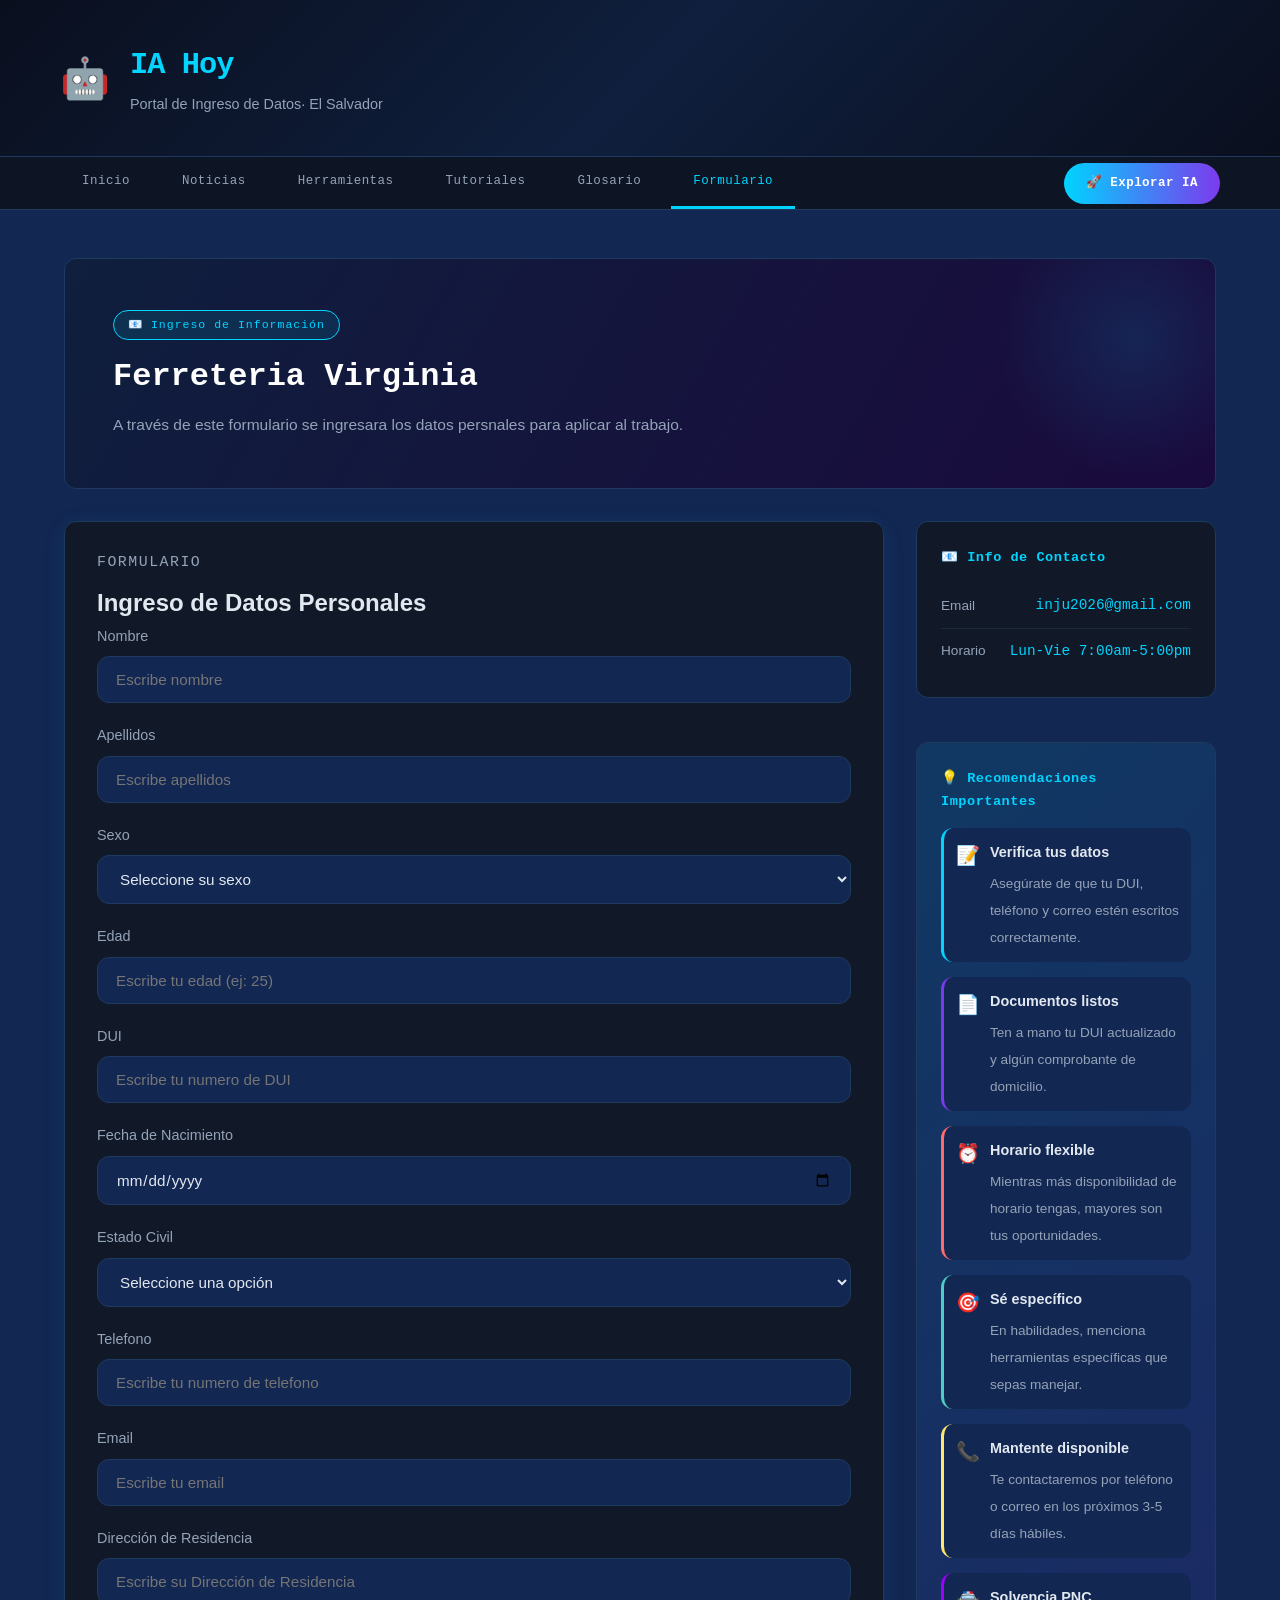
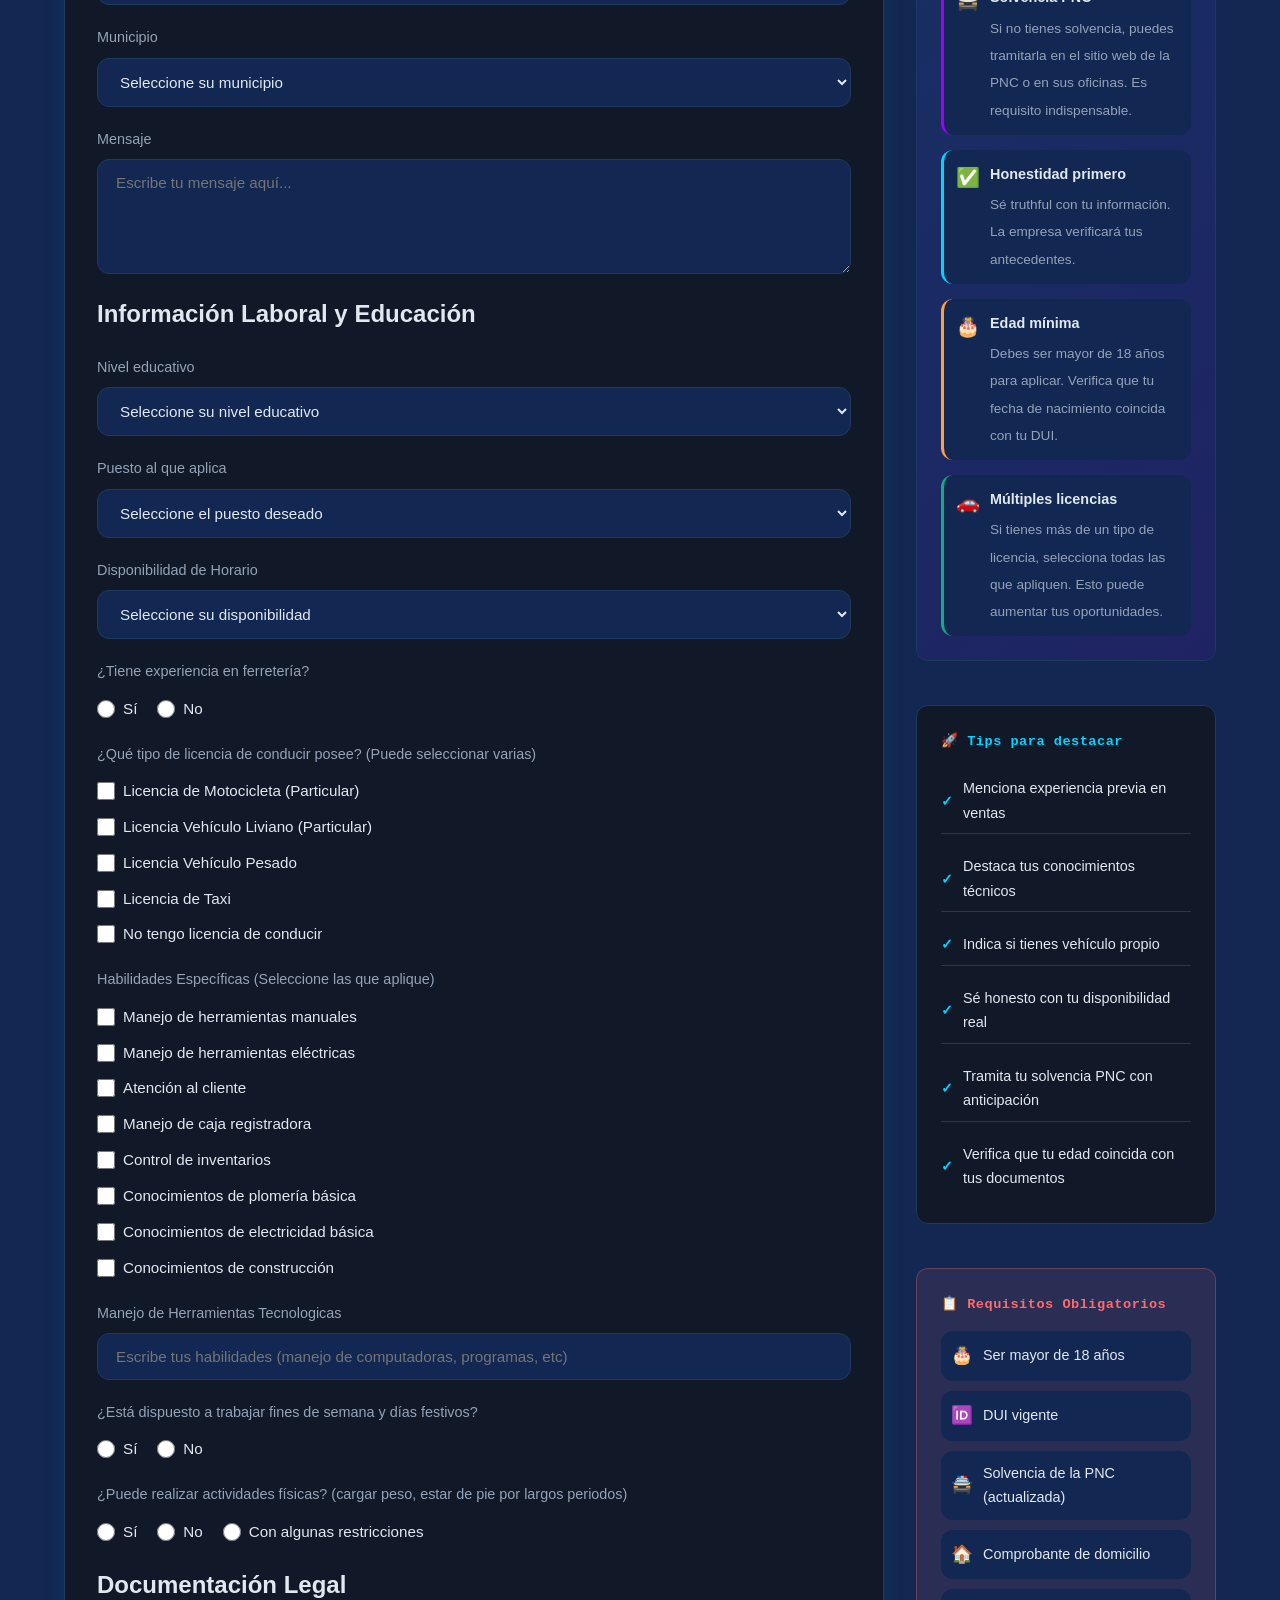
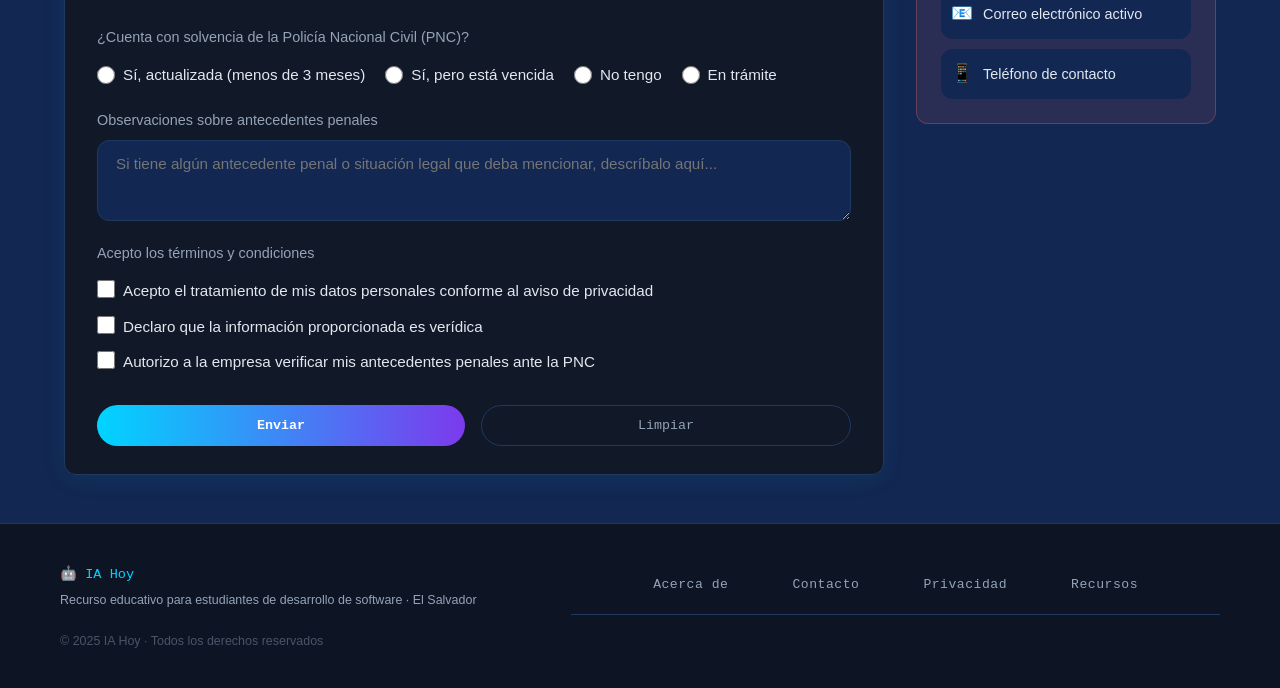
<file: Formulario de Empleados.html>
<!DOCTYPE html>
<html lang="es">

<head>
  <meta charset="UTF-8">
  <meta name="viewport" content="width=device-width, initial-scale=1.0">
  <title>Ingreso de Datos</title>
  <link rel="stylesheet" href="style.css">
</head>

<body>

  <!-- ==================== HEADER ==================== -->
  <header>
    <div class="header-icono">🤖</div>
    <div>
      <h1>IA Hoy</h1>
      <p>Portal de Ingreso de Datos· El Salvador</p>
    </div>
  </header>

  <!-- ==================== NAV ==================== -->
  <nav>
    <a href="main.html">Inicio</a>
    <a href="Noticias.html">Noticias</a>
    <a href="Herramientas.html">Herramientas</a>
    <a href="Tutoriales.html">Tutoriales</a>
    <a href="Glosario.html">Glosario</a>
    <a href="formulario.html" class="activo">Formulario</a>
    <a href="#" class="btn-especial">🚀 Explorar IA</a>
  </nav>

  <!-- ==================== CONTENIDO PRINCIPAL ==================== -->
  <div class="contenedor">

    <!-- HERO BANNER -->
    <section class="hero">
      <span class="hero-badge">📧 Ingreso de Información</span>
      <h2>Ferreteria Virginia<span> </span></h2>
      <p>A través de este formulario se ingresara los datos persnales para aplicar al trabajo.</p>
    </section>

    <!-- MAIN: Formulario -->
    <main>

      <article class="card">
        <p class="card-tag">FORMULARIO</p>
        <h2>Ingreso de Datos Personales</h2>

        <form action="" method="post" style="display: flex; flex-direction: column; gap: 20px;">

          <div style="display: flex; flex-direction: column; gap: 8px;">
            <label style="color: var(--color-suave); font-size: 0.9rem;">Nombre </label>
            <input type="text" name="txtnombre" id="nombre" placeholder="Escribe nombre" required
              style="background: var(--color-fondo); border: 1px solid var(--color-borde); border-radius: var(--radio); padding: 14px 18px; color: var(--color-texto); font-family: var(--fuente-cuerpo); font-size: 0.95rem;">
          </div>

          <div style="display: flex; flex-direction: column; gap: 8px;">
            <label style="color: var(--color-suave); font-size: 0.9rem;">Apellidos</label>
            <input type="text" name="txtapellidos" id="apellidos" placeholder="Escribe apellidos" required
              style="background: var(--color-fondo); border: 1px solid var(--color-borde); border-radius: var(--radio); padding: 14px 18px; color: var(--color-texto); font-family: var(--fuente-cuerpo); font-size: 0.95rem;">
          </div>

          <div style="display: flex; flex-direction: column; gap: 8px;">
            <label style="color: var(--color-suave); font-size: 0.9rem;">Sexo</label>
            <select name="sexo" id="sexo" required
              style="background: var(--color-fondo); border: 1px solid var(--color-borde); border-radius: var(--radio); padding: 14px 18px; color: var(--color-texto); font-family: var(--fuente-cuerpo); font-size: 0.95rem; cursor: pointer;">
              <option value="">Seleccione su sexo</option>
              <option value="masculino">Masculino</option>
              <option value="femenino">Femenino</option>
              <option value="otro">Otro</option>
              <option value="prefiero_no_decir">Prefiero no decir</option>
            </select>
          </div>

          <div style="display: flex; flex-direction: column; gap: 8px;">
            <label style="color: var(--color-suave); font-size: 0.9rem;">Edad</label>
            <input type="number" name="edad" id="edad" placeholder="Escribe tu edad (ej: 25)" min="18" max="70" required
              style="background: var(--color-fondo); border: 1px solid var(--color-borde); border-radius: var(--radio); padding: 14px 18px; color: var(--color-texto); font-family: var(--fuente-cuerpo); font-size: 0.95rem;">
          </div>

          <div style="display: flex; flex-direction: column; gap: 8px;">
            <label style="color: var(--color-suave); font-size: 0.9rem;">DUI</label>
            <input type="text" name="DUI" id="DUI" placeholder="Escribe tu numero de DUI" required
              style="background: var(--color-fondo); border: 1px solid var(--color-borde); border-radius: var(--radio); padding: 14px 18px; color: var(--color-texto); font-family: var(--fuente-cuerpo); font-size: 0.95rem;">
          </div>

          <div style="display: flex; flex-direction: column; gap: 8px;">
            <label style="color: var(--color-suave); font-size: 0.9rem;">Fecha de Nacimiento</label>
            <input type="date" name="fecha_nacimiento" id="fecha_nacimiento" required
              style="background: var(--color-fondo); border: 1px solid var(--color-borde); border-radius: var(--radio); padding: 14px 18px; color: var(--color-texto); font-family: var(--fuente-cuerpo); font-size: 0.95rem;">
          </div>

          <div style="display: flex; flex-direction: column; gap: 8px;">
            <label style="color: var(--color-suave); font-size: 0.9rem;">Estado Civil</label>
            <select name="estado_civil" id="estado_civil" required
              style="background: var(--color-fondo); border: 1px solid var(--color-borde); border-radius: var(--radio); padding: 14px 18px; color: var(--color-texto); font-family: var(--fuente-cuerpo); font-size: 0.95rem; cursor: pointer;">
              <option value="">Seleccione una opción</option>
              <option value="soltero">Soltero/a</option>
              <option value="casado">Casado/a</option>
              <option value="divorciado">Divorciado/a</option>
              <option value="viudo">Viudo/a</option>
              <option value="union_libre">Unión Libre</option>
            </select>
          </div>

          <div style="display: flex; flex-direction: column; gap: 8px;">
            <label style="color: var(--color-suave); font-size: 0.9rem;">Telefono</label>
            <input type="text" name="telefono" id="telefono" placeholder="Escribe tu numero de telefono" required
              style="background: var(--color-fondo); border: 1px solid var(--color-borde); border-radius: var(--radio); padding: 14px 18px; color: var(--color-texto); font-family: var(--fuente-cuerpo); font-size: 0.95rem;">
          </div>

          <div style="display: flex; flex-direction: column; gap: 8px;">
            <label style="color: var(--color-suave); font-size: 0.9rem;">Email</label>
            <input type="email" name="email" id="email" placeholder="Escribe tu email" required
              style="background: var(--color-fondo); border: 1px solid var(--color-borde); border-radius: var(--radio); padding: 14px 18px; color: var(--color-texto); font-family: var(--fuente-cuerpo); font-size: 0.95rem;">
          </div>

          <div style="display: flex; flex-direction: column; gap: 8px;">
            <label style="color: var(--color-suave); font-size: 0.9rem;">Dirección de Residencia</label>
            <input type="text" name="txtdirección" id="dirección" placeholder="Escribe su Dirección de Residencia"
              required
              style="background: var(--color-fondo); border: 1px solid var(--color-borde); border-radius: var(--radio); padding: 14px 18px; color: var(--color-texto); font-family: var(--fuente-cuerpo); font-size: 0.95rem;">
          </div>

          <div style="display: flex; flex-direction: column; gap: 8px;">
            <label style="color: var(--color-suave); font-size: 0.9rem;">Municipio</label>
            <select name="municipio" id="municipio" required
              style="background: var(--color-fondo); border: 1px solid var(--color-borde); border-radius: var(--radio); padding: 14px 18px; color: var(--color-texto); font-family: var(--fuente-cuerpo); font-size: 0.95rem; cursor: pointer;">
              <option value="">Seleccione su municipio</option>
              <option value="san_salvador">San Salvador</option>
              <option value="santa_tecla">Santa Tecla</option>
              <option value="soyapango">Soyapango</option>
              <option value="san_miguel">San Miguel</option>
              <option value="santa_ana">Santa Ana</option>
              <option value="la_libertad">La Libertad</option>
              <option value="usulutan">Usulután</option>
              <option value="sonsonate">Sonsonate</option>
              <option value="la_union">La Unión</option>
              <option value="ahuachapan">Ahuachapán</option>
              <option value="chalatenango">Chalatenango</option>
              <option value="cuscatlan">Cuscatlán</option>
              <option value="la_paz">La Paz</option>
              <option value="morazan">Morazán</option>
              <option value="san_vicente">San Vicente</option>
            </select>
          </div>

          <div style="display: flex; flex-direction: column; gap: 8px;">
            <label style="color: var(--color-suave); font-size: 0.9rem;">Mensaje</label>
            <textarea name="txtmensaje" id="mensaje" rows="5" placeholder="Escribe tu mensaje aquí..."
              style="background: var(--color-fondo); border: 1px solid var(--color-borde); border-radius: var(--radio); padding: 14px 18px; color: var(--color-texto); font-family: var(--fuente-cuerpo); font-size: 0.95rem; resize: vertical;"></textarea>
          </div>

          <h2>Información Laboral y Educación</h2>

          <div style="display: flex; flex-direction: column; gap: 8px;">
            <label style="color: var(--color-suave); font-size: 0.9rem;">Nivel educativo</label>
            <select name="nivel_educativo" id="nivel_educativo" required
              style="background: var(--color-fondo); border: 1px solid var(--color-borde); border-radius: var(--radio); padding: 14px 18px; color: var(--color-texto); font-family: var(--fuente-cuerpo); font-size: 0.95rem; cursor: pointer;">
              <option value="">Seleccione su nivel educativo</option>
              <option value="primaria">Primaria</option>
              <option value="secundaria">Secundaria</option>
              <option value="bachillerato">Bachillerato General</option>
              <option value="tecnico">Bachillerato Técnico</option>
              <option value="tecnico_superior">Técnico Superior</option>
              <option value="universitario">Universitario (En curso)</option>
              <option value="licenciatura">Licenciatura</option>
              <option value="posgrado">Posgrado</option>
            </select>
          </div>

          <div style="display: flex; flex-direction: column; gap: 8px;">
            <label style="color: var(--color-suave); font-size: 0.9rem;">Puesto al que aplica</label>
            <select name="puesto" id="puesto" required
              style="background: var(--color-fondo); border: 1px solid var(--color-borde); border-radius: var(--radio); padding: 14px 18px; color: var(--color-texto); font-family: var(--fuente-cuerpo); font-size: 0.95rem; cursor: pointer;">
              <option value="">Seleccione el puesto deseado</option>
              <option value="vendedor">Vendedor/a</option>
              <option value="cajero">Cajero/a</option>
              <option value="bodega">Auxiliar de Bodega/Almacén</option>
              <option value="repartidor">Repartidor/Delivery</option>
              <option value="atencion_cliente">Atención al Cliente</option>
              <option value="auxiliar_general">Auxiliar General</option>
            </select>
          </div>

          <div style="display: flex; flex-direction: column; gap: 8px;">
            <label style="color: var(--color-suave); font-size: 0.9rem;">Disponibilidad de Horario</label>
            <select name="disponibilidad" id="disponibilidad" required
              style="background: var(--color-fondo); border: 1px solid var(--color-borde); border-radius: var(--radio); padding: 14px 18px; color: var(--color-texto); font-family: var(--fuente-cuerpo); font-size: 0.95rem; cursor: pointer;">
              <option value="">Seleccione su disponibilidad</option>
              <option value="tiempo_completo">Tiempo Completo (8 horas)</option>
              <option value="medio_tiempo">Medio Tiempo (4-6 horas)</option>
              <option value="matutino">Turno Matutino</option>
              <option value="vespertino">Turno Vespertino</option>
              <option value="mixto">Horario Mixto</option>
              <option value="fines_semana">Fines de Semana</option>
            </select>
          </div>

          <div style="display: flex; flex-direction: column; gap: 12px;">
            <label style="color: var(--color-suave); font-size: 0.9rem;">¿Tiene experiencia en ferretería?</label>
            <div style="display: flex; gap: 20px; flex-wrap: wrap;">
              <label style="display: flex; align-items: center; gap: 8px; cursor: pointer; color: var(--color-texto); font-family: var(--fuente-cuerpo); font-size: 0.95rem;">
                <input type="radio" name="experiencia_ferreteria" value="si" required
                  style="width: 18px; height: 18px; accent-color: var(--color-acento); cursor: pointer;">
                Sí
              </label>
              <label style="display: flex; align-items: center; gap: 8px; cursor: pointer; color: var(--color-texto); font-family: var(--fuente-cuerpo); font-size: 0.95rem;">
                <input type="radio" name="experiencia_ferreteria" value="no" required
                  style="width: 18px; height: 18px; accent-color: var(--color-acento); cursor: pointer;">
                No
              </label>
            </div>
          </div>

          <div style="display: flex; flex-direction: column; gap: 12px;">
            <label style="color: var(--color-suave); font-size: 0.9rem;">¿Qué tipo de licencia de conducir posee? (Puede seleccionar varias)</label>
            <div style="display: flex; flex-direction: column; gap: 10px;">
              <label style="display: flex; align-items: center; gap: 8px; cursor: pointer; color: var(--color-texto); font-family: var(--fuente-cuerpo); font-size: 0.95rem;">
                <input type="checkbox" name="licencias[]" value="motocicleta" 
                  style="width: 18px; height: 18px; accent-color: var(--color-acento); cursor: pointer;">
                Licencia de Motocicleta (Particular)
              </label>
              <label style="display: flex; align-items: center; gap: 8px; cursor: pointer; color: var(--color-texto); font-family: var(--fuente-cuerpo); font-size: 0.95rem;">
                <input type="checkbox" name="licencias[]" value="liviana" 
                  style="width: 18px; height: 18px; accent-color: var(--color-acento); cursor: pointer;">
                Licencia Vehículo Liviano (Particular)
              </label>
              <label style="display: flex; align-items: center; gap: 8px; cursor: pointer; color: var(--color-texto); font-family: var(--fuente-cuerpo); font-size: 0.95rem;">
                <input type="checkbox" name="licencias[]" value="pesada" 
                  style="width: 18px; height: 18px; accent-color: var(--color-acento); cursor: pointer;">
                Licencia Vehículo Pesado
              </label>
              <label style="display: flex; align-items: center; gap: 8px; cursor: pointer; color: var(--color-texto); font-family: var(--fuente-cuerpo); font-size: 0.95rem;">
                <input type="checkbox" name="licencias[]" value="taxi" 
                  style="width: 18px; height: 18px; accent-color: var(--color-acento); cursor: pointer;">
                Licencia de Taxi
              </label>
              <label style="display: flex; align-items: center; gap: 8px; cursor: pointer; color: var(--color-texto); font-family: var(--fuente-cuerpo); font-size: 0.95rem;">
                <input type="checkbox" name="licencias[]" value="no_tiene" 
                  style="width: 18px; height: 18px; accent-color: var(--color-acento); cursor: pointer;">
                No tengo licencia de conducir
              </label>
            </div>
          </div>

          <div style="display: flex; flex-direction: column; gap: 12px;">
            <label style="color: var(--color-suave); font-size: 0.9rem;">Habilidades Específicas (Seleccione las que aplique)</label>
            <div style="display: flex; flex-direction: column; gap: 10px;">
              <label style="display: flex; align-items: center; gap: 8px; cursor: pointer; color: var(--color-texto); font-family: var(--fuente-cuerpo); font-size: 0.95rem;">
                <input type="checkbox" name="habilidades[]" value="herramientas_manuales"
                  style="width: 18px; height: 18px; accent-color: var(--color-acento); cursor: pointer;">
                Manejo de herramientas manuales
              </label>
              <label style="display: flex; align-items: center; gap: 8px; cursor: pointer; color: var(--color-texto); font-family: var(--fuente-cuerpo); font-size: 0.95rem;">
                <input type="checkbox" name="habilidades[]" value="herramientas_electricas"
                  style="width: 18px; height: 18px; accent-color: var(--color-acento); cursor: pointer;">
                Manejo de herramientas eléctricas
              </label>
              <label style="display: flex; align-items: center; gap: 8px; cursor: pointer; color: var(--color-texto); font-family: var(--fuente-cuerpo); font-size: 0.95rem;">
                <input type="checkbox" name="habilidades[]" value="atencion_cliente"
                  style="width: 18px; height: 18px; accent-color: var(--color-acento); cursor: pointer;">
                Atención al cliente
              </label>
              <label style="display: flex; align-items: center; gap: 8px; cursor: pointer; color: var(--color-texto); font-family: var(--fuente-cuerpo); font-size: 0.95rem;">
                <input type="checkbox" name="habilidades[]" value="caja_registradora"
                  style="width: 18px; height: 18px; accent-color: var(--color-acento); cursor: pointer;">
                Manejo de caja registradora
              </label>
              <label style="display: flex; align-items: center; gap: 8px; cursor: pointer; color: var(--color-texto); font-family: var(--fuente-cuerpo); font-size: 0.95rem;">
                <input type="checkbox" name="habilidades[]" value="inventarios"
                  style="width: 18px; height: 18px; accent-color: var(--color-acento); cursor: pointer;">
                Control de inventarios
              </label>
              <label style="display: flex; align-items: center; gap: 8px; cursor: pointer; color: var(--color-texto); font-family: var(--fuente-cuerpo); font-size: 0.95rem;">
                <input type="checkbox" name="habilidades[]" value="conocimientos_plomeria"
                  style="width: 18px; height: 18px; accent-color: var(--color-acento); cursor: pointer;">
                Conocimientos de plomería básica
              </label>
              <label style="display: flex; align-items: center; gap: 8px; cursor: pointer; color: var(--color-texto); font-family: var(--fuente-cuerpo); font-size: 0.95rem;">
                <input type="checkbox" name="habilidades[]" value="conocimientos_electricidad"
                  style="width: 18px; height: 18px; accent-color: var(--color-acento); cursor: pointer;">
                Conocimientos de electricidad básica
              </label>
              <label style="display: flex; align-items: center; gap: 8px; cursor: pointer; color: var(--color-texto); font-family: var(--fuente-cuerpo); font-size: 0.95rem;">
                <input type="checkbox" name="habilidades[]" value="conocimientos_construccion"
                  style="width: 18px; height: 18px; accent-color: var(--color-acento); cursor: pointer;">
                Conocimientos de construcción
              </label>
            </div>
          </div>

          <div style="display: flex; flex-direction: column; gap: 8px;">
            <label style="color: var(--color-suave); font-size: 0.9rem;">Manejo de Herramientas Tecnologicas</label>
            <input type="text" name="tecnologia" id="tecnologia" placeholder="Escribe tus habilidades (manejo de computadoras, programas, etc)" required
              style="background: var(--color-fondo); border: 1px solid var(--color-borde); border-radius: var(--radio); padding: 14px 18px; color: var(--color-texto); font-family: var(--fuente-cuerpo); font-size: 0.95rem;">
          </div>

          <div style="display: flex; flex-direction: column; gap: 12px;">
            <label style="color: var(--color-suave); font-size: 0.9rem;">¿Está dispuesto a trabajar fines de semana y días festivos?</label>
            <div style="display: flex; gap: 20px; flex-wrap: wrap;">
              <label style="display: flex; align-items: center; gap: 8px; cursor: pointer; color: var(--color-texto); font-family: var(--fuente-cuerpo); font-size: 0.95rem;">
                <input type="radio" name="dispuesto_festivos" value="si" required
                  style="width: 18px; height: 18px; accent-color: var(--color-acento); cursor: pointer;">
                Sí
              </label>
              <label style="display: flex; align-items: center; gap: 8px; cursor: pointer; color: var(--color-texto); font-family: var(--fuente-cuerpo); font-size: 0.95rem;">
                <input type="radio" name="dispuesto_festivos" value="no" required
                  style="width: 18px; height: 18px; accent-color: var(--color-acento); cursor: pointer;">
                No
              </label>
            </div>
          </div>

          <div style="display: flex; flex-direction: column; gap: 12px;">
            <label style="color: var(--color-suave); font-size: 0.9rem;">¿Puede realizar actividades físicas? (cargar peso, estar de pie por largos periodos)</label>
            <div style="display: flex; gap: 20px; flex-wrap: wrap;">
              <label style="display: flex; align-items: center; gap: 8px; cursor: pointer; color: var(--color-texto); font-family: var(--fuente-cuerpo); font-size: 0.95rem;">
                <input type="radio" name="actividades_fisicas" value="si" required
                  style="width: 18px; height: 18px; accent-color: var(--color-acento); cursor: pointer;">
                Sí
              </label>
              <label style="display: flex; align-items: center; gap: 8px; cursor: pointer; color: var(--color-texto); font-family: var(--fuente-cuerpo); font-size: 0.95rem;">
                <input type="radio" name="actividades_fisicas" value="no" required
                  style="width: 18px; height: 18px; accent-color: var(--color-acento); cursor: pointer;">
                No
              </label>
              <label style="display: flex; align-items: center; gap: 8px; cursor: pointer; color: var(--color-texto); font-family: var(--fuente-cuerpo); font-size: 0.95rem;">
                <input type="radio" name="actividades_fisicas" value="con_restricciones" required
                  style="width: 18px; height: 18px; accent-color: var(--color-acento); cursor: pointer;">
                Con algunas restricciones
              </label>
            </div>
          </div>

          <h2>Documentación Legal</h2>

          <div style="display: flex; flex-direction: column; gap: 12px;">
            <label style="color: var(--color-suave); font-size: 0.9rem;">¿Cuenta con solvencia de la Policía Nacional Civil (PNC)?</label>
            <div style="display: flex; gap: 20px; flex-wrap: wrap;">
              <label style="display: flex; align-items: center; gap: 8px; cursor: pointer; color: var(--color-texto); font-family: var(--fuente-cuerpo); font-size: 0.95rem;">
                <input type="radio" name="solvencia_pnc" value="si_actualizada" required
                  style="width: 18px; height: 18px; accent-color: var(--color-acento); cursor: pointer;">
                Sí, actualizada (menos de 3 meses)
              </label>
              <label style="display: flex; align-items: center; gap: 8px; cursor: pointer; color: var(--color-texto); font-family: var(--fuente-cuerpo); font-size: 0.95rem;">
                <input type="radio" name="solvencia_pnc" value="si_vencida" required
                  style="width: 18px; height: 18px; accent-color: var(--color-acento); cursor: pointer;">
                Sí, pero está vencida
              </label>
              <label style="display: flex; align-items: center; gap: 8px; cursor: pointer; color: var(--color-texto); font-family: var(--fuente-cuerpo); font-size: 0.95rem;">
                <input type="radio" name="solvencia_pnc" value="no_tiene" required
                  style="width: 18px; height: 18px; accent-color: var(--color-acento); cursor: pointer;">
                No tengo
              </label>
              <label style="display: flex; align-items: center; gap: 8px; cursor: pointer; color: var(--color-texto); font-family: var(--fuente-cuerpo); font-size: 0.95rem;">
                <input type="radio" name="solvencia_pnc" value="en_tramite" required
                  style="width: 18px; height: 18px; accent-color: var(--color-acento); cursor: pointer;">
                  En trámite
              </label>
            </div>
          </div>

          <div style="display: flex; flex-direction: column; gap: 8px;">
            <label style="color: var(--color-suave); font-size: 0.9rem;">Observaciones sobre antecedentes penales</label>
            <textarea name="antecedentes_obs" id="antecedentes_obs" rows="3" placeholder="Si tiene algún antecedente penal o situación legal que deba mencionar, descríbalo aquí..."
              style="background: var(--color-fondo); border: 1px solid var(--color-borde); border-radius: var(--radio); padding: 14px 18px; color: var(--color-texto); font-family: var(--fuente-cuerpo); font-size: 0.95rem; resize: vertical;"></textarea>
          </div>

          <div style="display: flex; flex-direction: column; gap: 12px;">
            <label style="color: var(--color-suave); font-size: 0.9rem;">Acepto los términos y condiciones</label>
            <div style="display: flex; flex-direction: column; gap: 10px;">
              <label style="display: flex; align-items: flex-start; gap: 8px; cursor: pointer; color: var(--color-texto); font-family: var(--fuente-cuerpo); font-size: 0.95rem;">
                <input type="checkbox" name="terminos" value="acepto_privacidad" required
                  style="width: 18px; height: 18px; accent-color: var(--color-acento); cursor: pointer; margin-top: 2px;">
                Acepto el tratamiento de mis datos personales conforme al aviso de privacidad
              </label>
              <label style="display: flex; align-items: flex-start; gap: 8px; cursor: pointer; color: var(--color-texto); font-family: var(--fuente-cuerpo); font-size: 0.95rem;">
                <input type="checkbox" name="veracidad" value="declaro_verdad" required
                  style="width: 18px; height: 18px; accent-color: var(--color-acento); cursor: pointer; margin-top: 2px;">
                Declaro que la información proporcionada es verídica
              </label>
              <label style="display: flex; align-items: flex-start; gap: 8px; cursor: pointer; color: var(--color-texto); font-family: var(--fuente-cuerpo); font-size: 0.95rem;">
                <input type="checkbox" name="autorizacion_pnc" value="autorizo_verificacion" required
                  style="width: 18px; height: 18px; accent-color: var(--color-acento); cursor: pointer; margin-top: 2px;">
                Autorizo a la empresa verificar mis antecedentes penales ante la PNC
              </label>
            </div>
          </div>

          <div style="display: flex; gap: 16px; margin-top: 10px;">
            <button type="submit"
              style="flex: 1; background: linear-gradient(90deg, var(--color-acento), var(--color-acento2)); color: #fff; border: none; border-radius: 30px; padding: 12px 24px; font-family: var(--fuente-titulo); font-weight: 700; cursor: pointer; transition: opacity 0.3s;">
              Enviar
            </button>
            <button type="reset"
              style="flex: 1; background: transparent; color: var(--color-suave); border: 1px solid var(--color-borde); border-radius: 30px; padding: 12px 24px; font-family: var(--fuente-titulo); cursor: pointer; transition: all 0.3s;">
              Limpiar
            </button>
          </div>

        </form>
      </article>

    </main>

    <!-- ASIDE: contenido lateral -->
    <aside>

      <div class="aside-card">
        <h4>📧 Info de Contacto</h4>
        <div class="stat-item">
          <span class="stat-label">Email</span>
          <span class="stat-valor">inju2026@gmail.com</span>
        </div>
        <div class="stat-item">
          <span class="stat-label">Horario</span>
          <span class="stat-valor">Lun-Vie 7:00am-5:00pm</span>
        </div>
      </div>

      <!-- SECCIÓN DE RECOMENDACIONES -->
      <div class="aside-card" style="margin-top: 20px; background: linear-gradient(135deg, rgba(0, 212, 255, 0.1) 0%, rgba(157, 0, 255, 0.1) 100%); border: 1px solid var(--color-borde);">
        <h4>💡 Recomendaciones Importantes</h4>
        
        <div style="display: flex; flex-direction: column; gap: 15px; margin-top: 15px;">
          
          <div style="display: flex; align-items: flex-start; gap: 10px; padding: 12px; background: var(--color-fondo); border-radius: var(--radio); border-left: 3px solid var(--color-acento);">
            <span style="font-size: 1.2rem;">📝</span>
            <div>
              <strong style="color: var(--color-texto); font-size: 0.9rem; display: block; margin-bottom: 4px;">Verifica tus datos</strong>
              <span style="color: var(--color-suave); font-size: 0.85rem; line-height: 1.4;">Asegúrate de que tu DUI, teléfono y correo estén escritos correctamente.</span>
            </div>
          </div>

          <div style="display: flex; align-items: flex-start; gap: 10px; padding: 12px; background: var(--color-fondo); border-radius: var(--radio); border-left: 3px solid var(--color-acento2);">
            <span style="font-size: 1.2rem;">📄</span>
            <div>
              <strong style="color: var(--color-texto); font-size: 0.9rem; display: block; margin-bottom: 4px;">Documentos listos</strong>
              <span style="color: var(--color-suave); font-size: 0.85rem; line-height: 1.4;">Ten a mano tu DUI actualizado y algún comprobante de domicilio.</span>
            </div>
          </div>

          <div style="display: flex; align-items: flex-start; gap: 10px; padding: 12px; background: var(--color-fondo); border-radius: var(--radio); border-left: 3px solid #ff6b6b;">
            <span style="font-size: 1.2rem;">⏰</span>
            <div>
              <strong style="color: var(--color-texto); font-size: 0.9rem; display: block; margin-bottom: 4px;">Horario flexible</strong>
              <span style="color: var(--color-suave); font-size: 0.85rem; line-height: 1.4;">Mientras más disponibilidad de horario tengas, mayores son tus oportunidades.</span>
            </div>
          </div>

          <div style="display: flex; align-items: flex-start; gap: 10px; padding: 12px; background: var(--color-fondo); border-radius: var(--radio); border-left: 3px solid #4ecdc4;">
            <span style="font-size: 1.2rem;">🎯</span>
            <div>
              <strong style="color: var(--color-texto); font-size: 0.9rem; display: block; margin-bottom: 4px;">Sé específico</strong>
              <span style="color: var(--color-suave); font-size: 0.85rem; line-height: 1.4;">En habilidades, menciona herramientas específicas que sepas manejar.</span>
            </div>
          </div>

          <div style="display: flex; align-items: flex-start; gap: 10px; padding: 12px; background: var(--color-fondo); border-radius: var(--radio); border-left: 3px solid #ffe66d;">
            <span style="font-size: 1.2rem;">📞</span>
            <div>
              <strong style="color: var(--color-texto); font-size: 0.9rem; display: block; margin-bottom: 4px;">Mantente disponible</strong>
              <span style="color: var(--color-suave); font-size: 0.85rem; line-height: 1.4;">Te contactaremos por teléfono o correo en los próximos 3-5 días hábiles.</span>
            </div>
          </div>

          <div style="display: flex; align-items: flex-start; gap: 10px; padding: 12px; background: var(--color-fondo); border-radius: var(--radio); border-left: 3px solid #9d00ff;">
            <span style="font-size: 1.2rem;">🚔</span>
            <div>
              <strong style="color: var(--color-texto); font-size: 0.9rem; display: block; margin-bottom: 4px;">Solvencia PNC</strong>
              <span style="color: var(--color-suave); font-size: 0.85rem; line-height: 1.4;">Si no tienes solvencia, puedes tramitarla en el sitio web de la PNC o en sus oficinas. Es requisito indispensable.</span>
            </div>
          </div>

          <div style="display: flex; align-items: flex-start; gap: 10px; padding: 12px; background: var(--color-fondo); border-radius: var(--radio); border-left: 3px solid #00d4ff;">
            <span style="font-size: 1.2rem;">✅</span>
            <div>
              <strong style="color: var(--color-texto); font-size: 0.9rem; display: block; margin-bottom: 4px;">Honestidad primero</strong>
              <span style="color: var(--color-suave); font-size: 0.85rem; line-height: 1.4;">Sé truthful con tu información. La empresa verificará tus antecedentes.</span>
            </div>
          </div>

          <div style="display: flex; align-items: flex-start; gap: 10px; padding: 12px; background: var(--color-fondo); border-radius: var(--radio); border-left: 3px solid #ff9f43;">
            <span style="font-size: 1.2rem;">🎂</span>
            <div>
              <strong style="color: var(--color-texto); font-size: 0.9rem; display: block; margin-bottom: 4px;">Edad mínima</strong>
              <span style="color: var(--color-suave); font-size: 0.85rem; line-height: 1.4;">Debes ser mayor de 18 años para aplicar. Verifica que tu fecha de nacimiento coincida con tu DUI.</span>
            </div>
          </div>

          <div style="display: flex; align-items: flex-start; gap: 10px; padding: 12px; background: var(--color-fondo); border-radius: var(--radio); border-left: 3px solid #10ac84;">
            <span style="font-size: 1.2rem;">🚗</span>
            <div>
              <strong style="color: var(--color-texto); font-size: 0.9rem; display: block; margin-bottom: 4px;">Múltiples licencias</strong>
              <span style="color: var(--color-suave); font-size: 0.85rem; line-height: 1.4;">Si tienes más de un tipo de licencia, selecciona todas las que apliquen. Esto puede aumentar tus oportunidades.</span>
            </div>
          </div>

        </div>
      </div>

      <!-- SECCIÓN DE TIPS ADICIONALES -->
      <div class="aside-card" style="margin-top: 20px;">
        <h4>🚀 Tips para destacar</h4>
        
        <div style="margin-top: 15px;">
          <ul style="list-style: none; padding: 0; margin: 0; display: flex; flex-direction: column; gap: 12px;">
            <li style="display: flex; align-items: center; gap: 10px; color: var(--color-texto); font-size: 0.9rem; padding: 8px 0; border-bottom: 1px solid var(--color-borde);">
              <span style="color: var(--color-acento); font-weight: bold;">✓</span>
              Menciona experiencia previa en ventas
            </li>
            <li style="display: flex; align-items: center; gap: 10px; color: var(--color-texto); font-size: 0.9rem; padding: 8px 0; border-bottom: 1px solid var(--color-borde);">
              <span style="color: var(--color-acento); font-weight: bold;">✓</span>
              Destaca tus conocimientos técnicos
            </li>
            <li style="display: flex; align-items: center; gap: 10px; color: var(--color-texto); font-size: 0.9rem; padding: 8px 0; border-bottom: 1px solid var(--color-borde);">
              <span style="color: var(--color-acento); font-weight: bold;">✓</span>
              Indica si tienes vehículo propio
            </li>
            <li style="display: flex; align-items: center; gap: 10px; color: var(--color-texto); font-size: 0.9rem; padding: 8px 0; border-bottom: 1px solid var(--color-borde);">
              <span style="color: var(--color-acento); font-weight: bold;">✓</span>
              Sé honesto con tu disponibilidad real
            </li>
            <li style="display: flex; align-items: center; gap: 10px; color: var(--color-texto); font-size: 0.9rem; padding: 8px 0; border-bottom: 1px solid var(--color-borde);">
              <span style="color: var(--color-acento); font-weight: bold;">✓</span>
              Tramita tu solvencia PNC con anticipación
            </li>
            <li style="display: flex; align-items: center; gap: 10px; color: var(--color-texto); font-size: 0.9rem; padding: 8px 0;">
              <span style="color: var(--color-acento); font-weight: bold;">✓</span>
              Verifica que tu edad coincida con tus documentos
            </li>
          </ul>
        </div>
      </div>

      <!-- SECCIÓN DE REQUISITOS -->
      <div class="aside-card" style="margin-top: 20px; background: rgba(255, 107, 107, 0.1); border: 1px solid rgba(255, 107, 107, 0.3);">
        <h4 style="color: #ff6b6b;">📋 Requisitos Obligatorios</h4>
        
        <div style="margin-top: 15px;">
          <div style="display: flex; flex-direction: column; gap: 10px;">
            <div style="display: flex; align-items: center; gap: 10px; padding: 10px; background: var(--color-fondo); border-radius: var(--radio);">
              <span style="font-size: 1.1rem;">🎂</span>
              <span style="color: var(--color-texto); font-size: 0.9rem;">Ser mayor de 18 años</span>
            </div>
            <div style="display: flex; align-items: center; gap: 10px; padding: 10px; background: var(--color-fondo); border-radius: var(--radio);">
              <span style="font-size: 1.1rem;">🆔</span>
              <span style="color: var(--color-texto); font-size: 0.9rem;">DUI vigente</span>
            </div>
            <div style="display: flex; align-items: center; gap: 10px; padding: 10px; background: var(--color-fondo); border-radius: var(--radio);">
              <span style="font-size: 1.1rem;">🚔</span>
              <span style="color: var(--color-texto); font-size: 0.9rem;">Solvencia de la PNC (actualizada)</span>
            </div>
            <div style="display: flex; align-items: center; gap: 10px; padding: 10px; background: var(--color-fondo); border-radius: var(--radio);">
              <span style="font-size: 1.1rem;">🏠</span>
              <span style="color: var(--color-texto); font-size: 0.9rem;">Comprobante de domicilio</span>
            </div>
            <div style="display: flex; align-items: center; gap: 10px; padding: 10px; background: var(--color-fondo); border-radius: var(--radio);">
              <span style="font-size: 1.1rem;">📧</span>
              <span style="color: var(--color-texto); font-size: 0.9rem;">Correo electrónico activo</span>
            </div>
            <div style="display: flex; align-items: center; gap: 10px; padding: 10px; background: var(--color-fondo); border-radius: var(--radio);">
              <span style="font-size: 1.1rem;">📱</span>
              <span style="color: var(--color-texto); font-size: 0.9rem;">Teléfono de contacto</span>
            </div>
          </div>
        </div>
      </div>

    </aside>

  </div><!-- fin .contenedor -->

  <!-- ==================== FOOTER ==================== -->
  <footer>
    <div class="footer-marca">
      🤖 IA Hoy
      <span>Recurso educativo para estudiantes de desarrollo de software · El Salvador</span>
    </div>
    <nav class="footer-links">
      <a href="#">Acerca de</a>
      <a href="#">Contacto</a>
      <a href="#">Privacidad</a>
      <a href="#">Recursos</a>
    </nav>
    <p class="footer-copy">&copy; 2025 IA Hoy · Todos los derechos reservados</p>
  </footer>

</body>

</html>
</file>
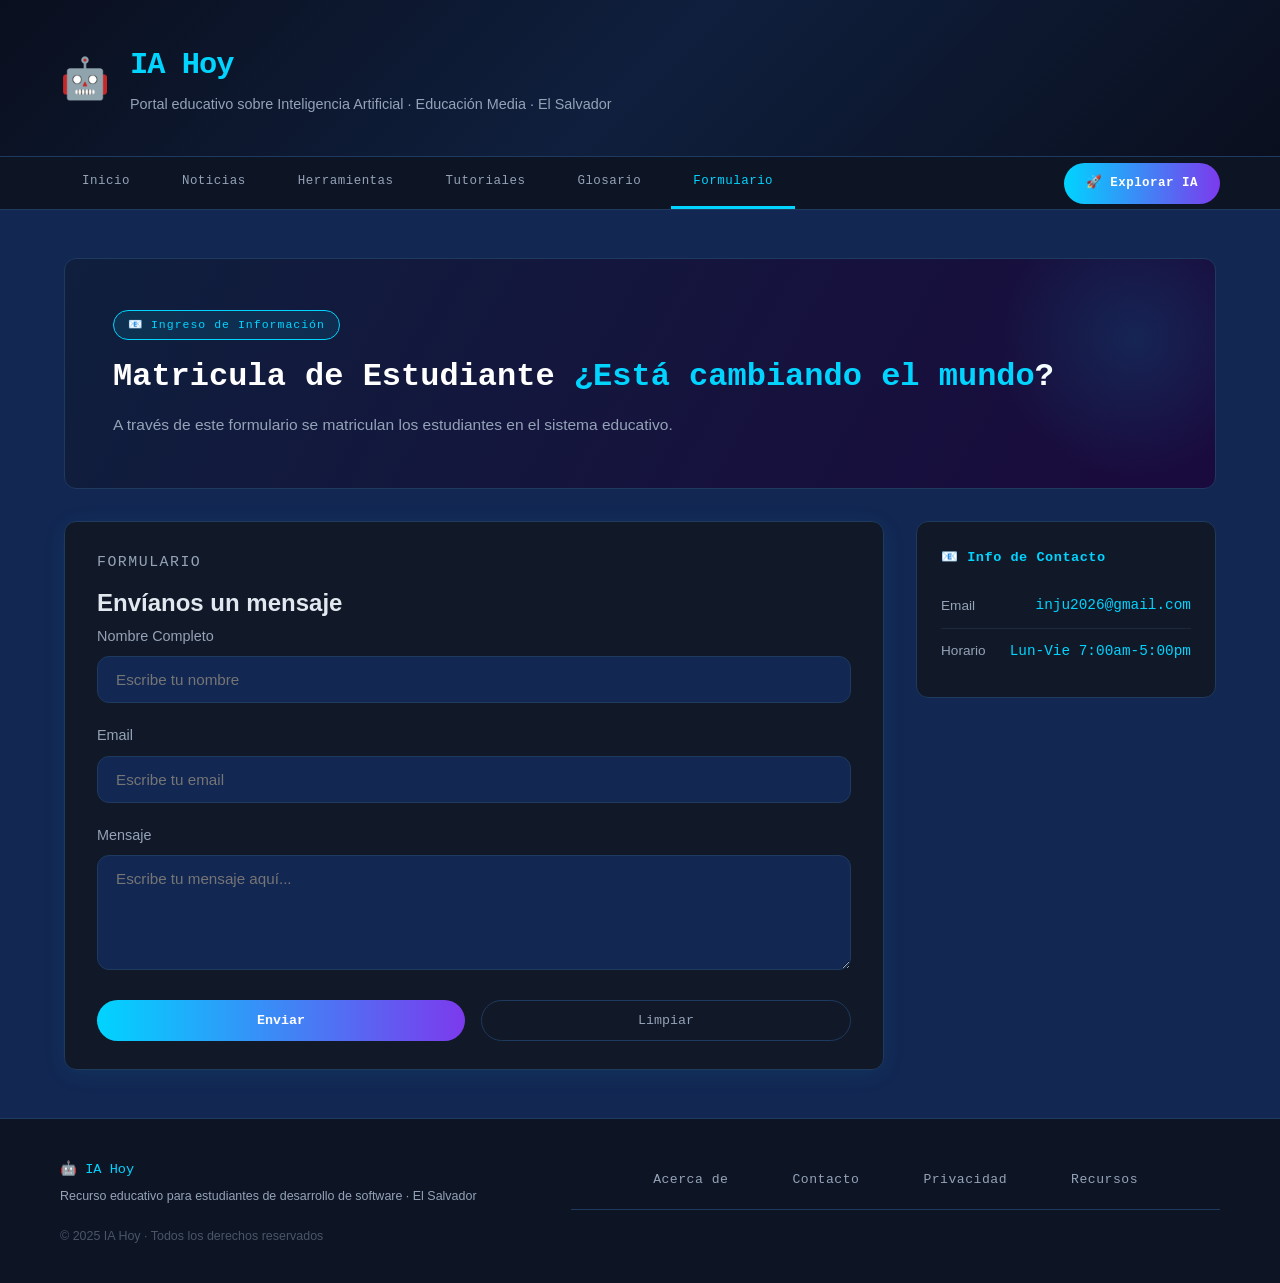
<file: formulario.html>
<!DOCTYPE html>
<html lang="es">

<head>
  <meta charset="UTF-8">
  <meta name="viewport" content="width=device-width, initial-scale=1.0">
  <title>Contacto - IA Hoy</title>
  <link rel="stylesheet" href="style.css">
</head>

<body>

  <!-- ==================== HEADER ==================== -->
  <header>
    <div class="header-icono">🤖</div>
    <div>
      <h1>IA Hoy</h1>
      <p>Portal educativo sobre Inteligencia Artificial · Educación Media · El Salvador</p>
    </div>
  </header>

  <!-- ==================== NAV ==================== -->
  <nav>
    <a href="main.html">Inicio</a>
    <a href="Noticias.html">Noticias</a>
    <a href="Herramientas.html">Herramientas</a>
    <a href="Tutoriales.html">Tutoriales</a>
    <a href="Glosario.html">Glosario</a>
    <a href="formulario.html" class="activo">Formulario</a>
    <a href="#" class="btn-especial">🚀 Explorar IA</a>
  </nav>

  <!-- ==================== CONTENIDO PRINCIPAL ==================== -->
  <div class="contenedor">

    <!-- HERO BANNER -->
    <section class="hero">
      <span class="hero-badge">📧 Ingreso de Información</span>
      <h2>Matricula de Estudiante<span> ¿Está cambiando el mundo</span>?</h2>
      <p>A través de este formulario se matriculan los estudiantes en el sistema educativo.</p>
    </section>

    <!-- MAIN: Formulario -->
    <main>

      <article class="card">
        <p class="card-tag">FORMULARIO</p>
        <h2>Envíanos un mensaje</h2>

        <form action="" method="post" style="display: flex; flex-direction: column; gap: 20px;">


          <div style="display: flex; flex-direction: column; gap: 8px;">
            <label style="color: var(--color-suave); font-size: 0.9rem;">Nombre Completo</label>
            <input type="text" name="txtnombre" id="nombre" placeholder="Escribe tu nombre" required
              style="background: var(--color-fondo); border: 1px solid var(--color-borde); border-radius: var(--radio); padding: 14px 18px; color: var(--color-texto); font-family: var(--fuente-cuerpo); font-size: 0.95rem;">
          </div>

          <div style="display: flex; flex-direction: column; gap: 8px;">
            <label style="color: var(--color-suave); font-size: 0.9rem;">Email</label>
            <input type="email" name="email" id="email" placeholder="Escribe tu email" required
              style="background: var(--color-fondo); border: 1px solid var(--color-borde); border-radius: var(--radio); padding: 14px 18px; color: var(--color-texto); font-family: var(--fuente-cuerpo); font-size: 0.95rem;">
          </div>

          <div style="display: flex; flex-direction: column; gap: 8px;">
            <label style="color: var(--color-suave); font-size: 0.9rem;">Mensaje</label>
            <textarea name="txtmensaje" id="mensaje" rows="5" placeholder="Escribe tu mensaje aquí..."
              style="background: var(--color-fondo); border: 1px solid var(--color-borde); border-radius: var(--radio); padding: 14px 18px; color: var(--color-texto); font-family: var(--fuente-cuerpo); font-size: 0.95rem; resize: vertical;"></textarea>
          </div>

          <div style="display: flex; gap: 16px; margin-top: 10px;">
            <button type="submit"
              style="flex: 1; background: linear-gradient(90deg, var(--color-acento), var(--color-acento2)); color: #fff; border: none; border-radius: 30px; padding: 12px 24px; font-family: var(--fuente-titulo); font-weight: 700; cursor: pointer; transition: opacity 0.3s;">
              Enviar
            </button>
            <button type="reset"
              style="flex: 1; background: transparent; color: var(--color-suave); border: 1px solid var(--color-borde); border-radius: 30px; padding: 12px 24px; font-family: var(--fuente-titulo); cursor: pointer; transition: all 0.3s;">
              Limpiar
            </button>
          </div>

        </form>
      </article>

    </main>

    <!-- ASIDE: contenido lateral -->
    <aside>

      <div class="aside-card">
        <h4>📧 Info de Contacto</h4>
        <div class="stat-item">
          <span class="stat-label">Email</span>
          <span class="stat-valor">inju2026@gmail.com</span>
        </div>
        <div class="stat-item">
          <span class="stat-label">Horario</span>
          <span class="stat-valor">Lun-Vie 7:00am-5:00pm</span>
        </div>
      </div>

    </aside>

  </div><!-- fin .contenedor -->

  <!-- ==================== FOOTER ==================== -->
  <footer>
    <div class="footer-marca">
      🤖 IA Hoy
      <span>Recurso educativo para estudiantes de desarrollo de software · El Salvador</span>
    </div>
    <nav class="footer-links">
      <a href="#">Acerca de</a>
      <a href="#">Contacto</a>
      <a href="#">Privacidad</a>
      <a href="#">Recursos</a>
    </nav>
    <p class="footer-copy">&copy; 2025 IA Hoy · Todos los derechos reservados</p>
  </footer>

</body>

</html>
</file>
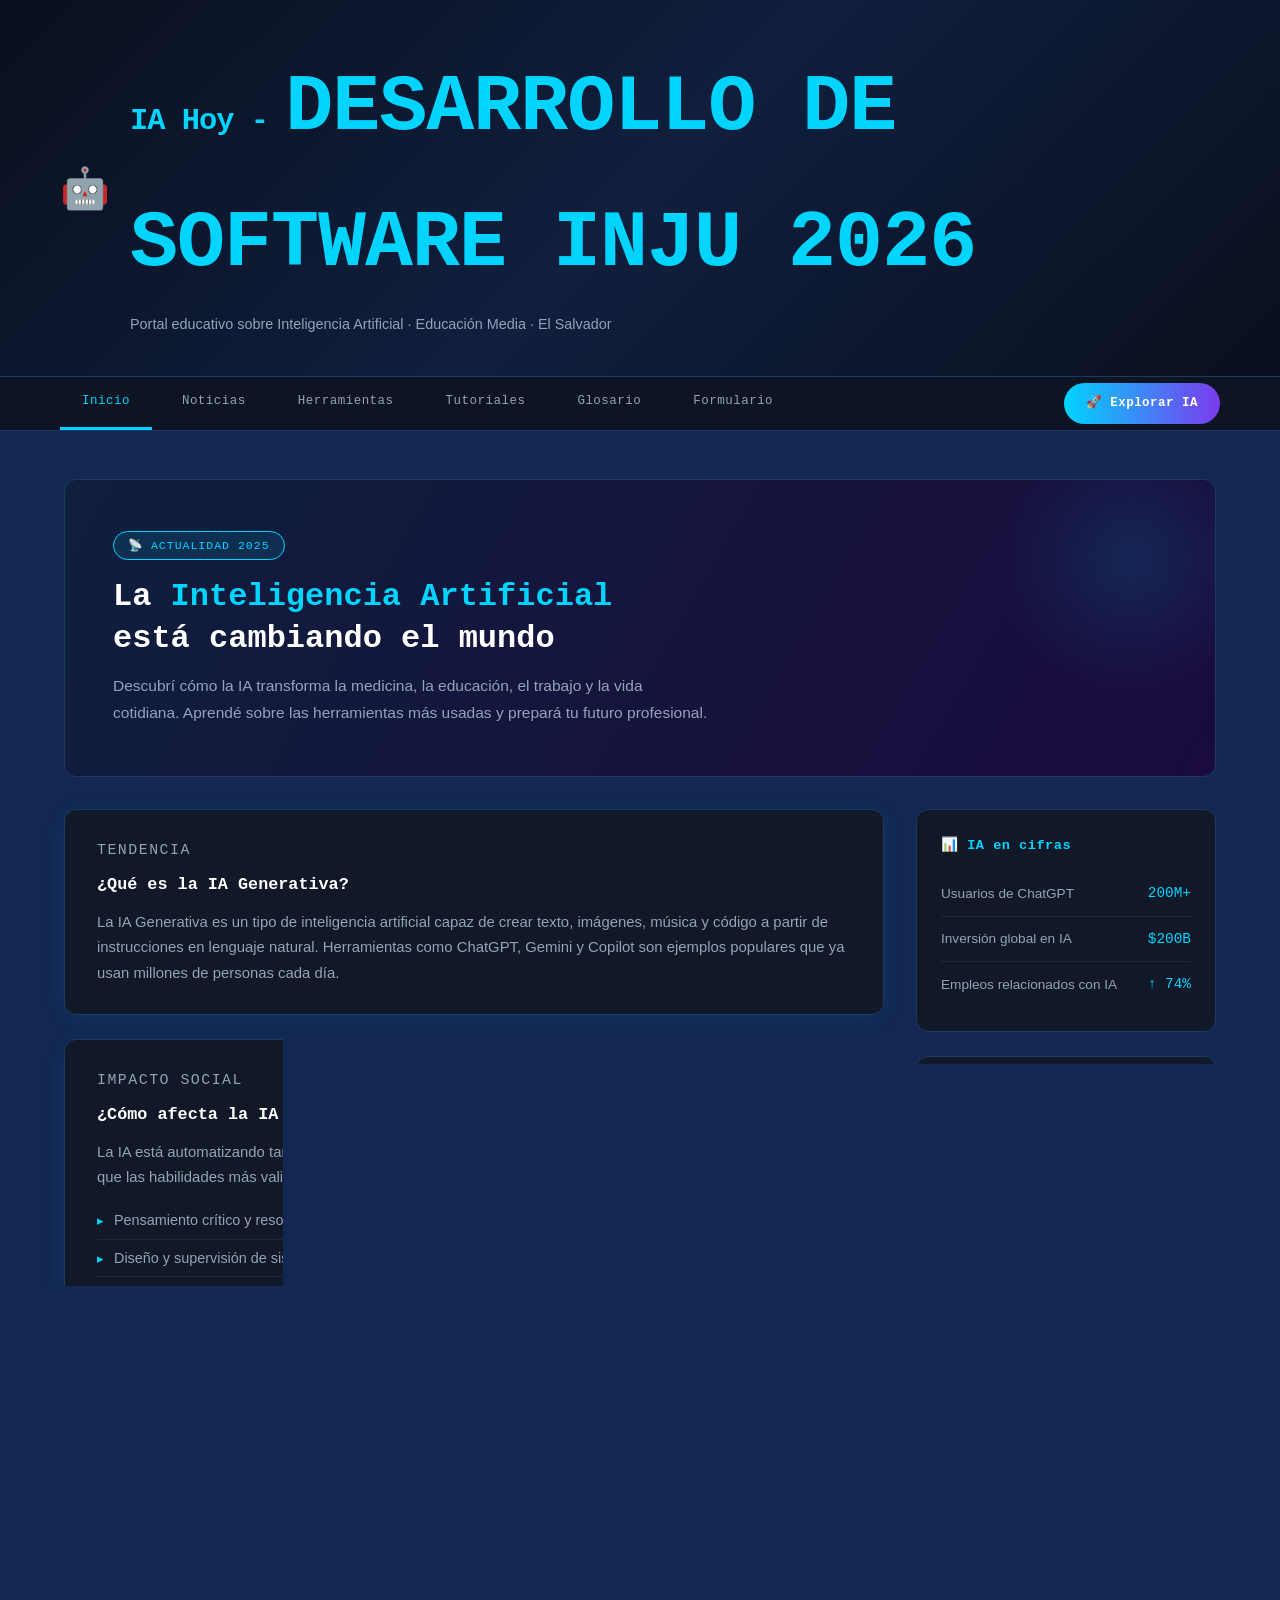
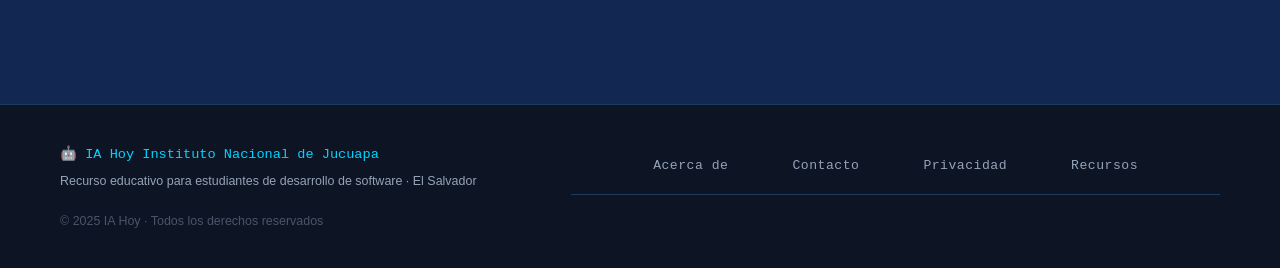
<file: main.html>
<!DOCTYPE html>
<html lang="es">
<head>
    <meta charset="UTF-8">
    <meta name="viewport" content="width=device-width, initial-scale=1.0">
    <title>La actualización de la IA</title>
    <link rel="stylesheet" href="style.css">

</head>
<body>

  <!-- ==================== HEADER ==================== -->
  <header>
    <div class="header-icono">🤖</div>
    <div>
      <h1>IA Hoy  - <span style="font-size: 5rem;" >DESARROLLO DE SOFTWARE INJU 2026 </span></h1>
      <p>Portal educativo sobre Inteligencia Artificial · Educación Media · El Salvador</p>
    </div>
  </header>

  <!-- ==================== NAV ==================== -->
  <nav>
    <a href="main.html" class="activo">Inicio</a>
    <a href="Noticias.html">Noticias</a>
    <a href="Herramientas.html">Herramientas</a>
    <a href="Tutoriales.html">Tutoriales</a>
    <a href="Glosario.html">Glosario</a>
    <a href="formulario.html">Formulario</a>
    <a href="#" class="btn-especial">🚀 Explorar IA</a>
  </nav>

  <!-- ==================== CONTENIDO PRINCIPAL ==================== -->
  <div class="contenedor">

    <!-- HERO BANNER -->
    <section class="hero">
      <span class="hero-badge">📡 ACTUALIDAD 2025</span>
      <h2>La <span>Inteligencia Artificial</span><br />está cambiando el mundo</h2>
      <p>Descubrí cómo la IA transforma la medicina, la educación, el trabajo y la vida cotidiana. Aprendé sobre las herramientas más usadas y prepará tu futuro profesional.</p>
    </section>

    <!-- MAIN: artículos principales -->
    <main>

      <article class="card">
        <p class="card-tag">Tendencia</p>
        <h3>¿Qué es la IA Generativa?</h3>
        <p>La IA Generativa es un tipo de inteligencia artificial capaz de crear texto, imágenes, música y código a partir de instrucciones en lenguaje natural. Herramientas como ChatGPT, Gemini y Copilot son ejemplos populares que ya usan millones de personas cada día.</p>
      </article>

      <article class="card">
        <p class="card-tag">Impacto Social</p>
        <h3>¿Cómo afecta la IA al mundo del trabajo?</h3>
        <p>La IA está automatizando tareas repetitivas, pero también está creando nuevas profesiones. Los expertos señalan que las habilidades más valiosas serán:</p>
        <ul class="card-lista">
          <li>Pensamiento crítico y resolución de problemas complejos</li>
          <li>Diseño y supervisión de sistemas de IA</li>
          <li>Creatividad aplicada a proyectos tecnológicos</li>
          <li>Comunicación efectiva y trabajo en equipo</li>
        </ul>
      </article>

      <article class="card">
        <p class="card-tag">Ética e IA</p>
        <h3>Retos y responsabilidades</h3>
        <p>El uso de la IA también plantea preguntas importantes: ¿quién es responsable cuando una IA comete un error? ¿Cómo evitamos sesgos y discriminación? Comprender estos temas es clave para cualquier profesional del área tecnológica.</p>
      </article>

    </main>

    <!-- ASIDE: contenido lateral -->
    <aside>

      <div class="aside-card">
        <h4>📊 IA en cifras</h4>
        <div class="stat-item">
          <span class="stat-label">Usuarios de ChatGPT</span>
          <span class="stat-valor">200M+</span>
        </div>
        <div class="stat-item">
          <span class="stat-label">Inversión global en IA</span>
          <span class="stat-valor">$200B</span>
        </div>
        <div class="stat-item">
          <span class="stat-label">Empleos relacionados con IA</span>
          <span class="stat-valor">↑ 74%</span>
        </div>
      </div>

      <div class="aside-card">
        <h4>🛠️ Herramientas populares</h4>
        <div class="herramienta-item">
          <span class="herramienta-icono">💬</span>
          <div>
            <div class="herramienta-nombre">ChatGPT</div>
            <div class="herramienta-desc">Asistente de texto y código</div>
          </div>
        </div>
        <div class="herramienta-item">
          <span class="herramienta-icono">🎨</span>
          <div>
            <div class="herramienta-nombre">Midjourney</div>
            <div class="herramienta-desc">Generación de imágenes</div>
          </div>
        </div>
        <div class="herramienta-item">
          <span class="herramienta-icono">🔵</span>
          <div>
            <div class="herramienta-nombre">Copilot</div>
            <div class="herramienta-desc">Asistente para programar</div>
          </div>
        </div>
        <div class="herramienta-item">
          <span class="herramienta-icono">🎵</span>
          <div>
            <div class="herramienta-nombre">Suno</div>
            <div class="herramienta-desc">Creación de música con IA</div>
          </div>
        </div>
      </div>

      <div class="aside-card">
        <h4>💡 Dato de la semana</h4>
        <span class="dato-grande">85M</span>
        <span class="dato-desc">de empleos podrían ser transformados por la IA para el año 2025, según el Foro Económico Mundial.</span>
      </div>

    </aside>

  </div><!-- fin .contenedor -->

  <!-- ==================== FOOTER ==================== -->
  <footer>
    <div class="footer-marca">
      🤖 IA Hoy Instituto Nacional de Jucuapa
      <span>Recurso educativo para estudiantes de desarrollo de software · El Salvador</span>
    </div>
    <nav class="footer-links">
      <a href="#">Acerca de</a>
      <a href="#">Contacto</a>
      <a href="#">Privacidad</a>
      <a href="#">Recursos</a>
    </nav>
    <p class="footer-copy">&copy; 2025 IA Hoy · Todos los derechos reservados</p>
  </footer>

</body>
</html>
</file>
<file: style.css>
/* === VARIABLES Y RESET === */
    :root {
      --color-fondo: #122752;
      --color-card: #111827;
      --color-borde: #1e3a5f;
      --color-acento: #00d4ff;
      --color-acento2: #7c3aed;
      --color-texto: #e2e8f0;
      --color-suave: #94a3b8;
      --fuente-titulo: 'Space Mono', monospace;
      --fuente-cuerpo: 'Sora', sans-serif;
      --radio: 12px;
      --sombra: 0 4px 24px rgba(0, 212, 255, 0.08);
    }

    * {
      margin: 0;
      padding: 0;
      box-sizing: border-box;
    }

    body {
      background-color: var(--color-fondo);
      color: var(--color-texto);
      font-family: var(--fuente-cuerpo);
      font-size: 16px;
      line-height: 1.7;
    }

    /* === HEADER === */
    header {
      background: linear-gradient(135deg, #0a0f1e 0%, #0f1f3d 50%, #0a0f1e 100%);
      border-bottom: 1px solid var(--color-borde);
      padding: 40px 60px;
      display: flex;
      align-items: center;
      gap: 20px;
      animation: fadeDown 0.7s ease both;
    }

    .header-icono {
      font-size: 2.5rem;
      animation: pulso 2.5s infinite ease-in-out;
    }

    @keyframes pulso {
      0%, 100% { transform: scale(1); }
      50% { transform: scale(1.12); }
    }

    header h1 {
      font-family: var(--fuente-titulo);
      font-size: 1.9rem;
      color: var(--color-acento);
      letter-spacing: -1px;
    }

    header p {
      color: var(--color-suave);
      font-size: 0.9rem;
      font-weight: 300;
    }


    /* === NAV === */
    nav {
      background-color: #0d1424;
      border-bottom: 1px solid var(--color-borde);
      padding: 0 60px;
      display: flex;
      gap: 8px;
      align-items: center;
      animation: fadeDown 0.8s ease 0.1s both;
    }

    nav a {
      display: inline-block;
      padding: 14px 22px;
      text-decoration: none;
      color: var(--color-suave);
      font-family: var(--fuente-titulo);
      font-size: 0.78rem;
      letter-spacing: 0.5px;
      transition: color 0.3s, border-bottom 0.3s;
      border-bottom: 3px solid transparent;
    }

    nav a:hover,
    nav a.activo {
      color: var(--color-acento);
      border-bottom: 3px solid var(--color-acento);
    }

    nav a.btn-especial {
      margin-left: auto;
      background: linear-gradient(90deg, var(--color-acento), var(--color-acento2));
      color: #fff;
      border-radius: 30px;
      border-bottom: none;
      padding: 10px 22px;
      font-weight: 700;
      transition: opacity 0.3s, transform 0.2s;
    }

    nav a.btn-especial:hover {
      opacity: 0.85;
      transform: translateY(-1px);
      border-bottom: none;
    }

    /* === LAYOUT PRINCIPAL === */
    .contenedor {
      max-width: 1200px;
      margin: 0 auto;
      padding: 48px 24px;
      display: grid;
      grid-template-columns: 1fr 300px;
      grid-template-rows: auto auto;
      gap: 32px;
    }

    /* === HERO / BANNER === */
    .hero {
      grid-column: 1 / -1;
      background: linear-gradient(120deg, #0f1f3d, #1a0a3d);
      border: 1px solid var(--color-borde);
      border-radius: var(--radio);
      padding: 50px 48px;
      position: relative;
      overflow: hidden;
      animation: fadeUp 0.7s ease 0.2s both;
    }

    .hero::before {
      content: '';
      position: absolute;
      top: -60px;
      right: -60px;
      width: 280px;
      height: 280px;
      background: radial-gradient(circle, rgba(0,212,255,0.12), transparent 70%);
      border-radius: 50%;
    }

    .hero-badge {
      display: inline-block;
      background: rgba(0, 212, 255, 0.1);
      border: 1px solid var(--color-acento);
      color: var(--color-acento);
      font-family: var(--fuente-titulo);
      font-size: 0.72rem;
      padding: 4px 14px;
      border-radius: 20px;
      margin-bottom: 16px;
      letter-spacing: 1px;
    }

    .hero h2 {
      font-family: var(--fuente-titulo);
      font-size: 2rem;
      color: #fff;
      margin-bottom: 14px;
      line-height: 1.3;
    }

    .hero h2 span {
      color: var(--color-acento);
    }

    .hero p {
      color: var(--color-suave);
      max-width: 600px;
      font-size: 0.97rem;
    }

    /* === MAIN CONTENT === */
    main {
      display: flex;
      flex-direction: column;
      gap: 24px;
      animation: fadeUp 0.7s ease 0.3s both;
    }

    .card {
      background-color: var(--color-card);
      border: 1px solid var(--color-borde);
      border-radius: var(--radio);
      padding: 28px 32px;
      box-shadow: var(--sombra);
      transition: transform 0.25s, box-shadow 0.25s;
    }

    .card:hover {
      transform: translateY(-3px);
      box-shadow: 0 8px 32px rgba(0, 212, 255, 0.14);
    }

    .card-tag {
      font-family: var(--fuente-titulo);
      font-size: 0.68rem;
      letter-spacing: 1.5px;
      text-transform: uppercase;
      color: var(--color-acento2);
      margin-bottom: 8px;
    }

    .card h3 {
      font-family: var(--fuente-titulo);
      font-size: 1.05rem;
      color: #fff;
      margin-bottom: 10px;
    }

    .card p {
      color: var(--color-suave);
      font-size: 0.93rem;
    }

    .card-lista {
      list-style: none;
      margin-top: 12px;
    }

    .card-lista li {
      color: var(--color-suave);
      font-size: 0.9rem;
      padding: 6px 0;
      border-bottom: 1px solid #1a2a3a;
      display: flex;
      gap: 10px;
      align-items: flex-start;
    }

    .card-lista li:last-child { border-bottom: none; }

    .card-lista li::before {
      content: '▸';
      color: var(--color-acento);
      font-size: 0.8rem;
      margin-top: 2px;
      flex-shrink: 0;
    }

    /* === ASIDE === */
    aside {
      display: flex;
      flex-direction: column;
      gap: 24px;
      animation: fadeUp 0.7s ease 0.4s both;
    }

    .aside-card {
      background-color: var(--color-card);
      border: 1px solid var(--color-borde);
      border-radius: var(--radio);
      padding: 24px;
    }

    .aside-card h4 {
      font-family: var(--fuente-titulo);
      font-size: 0.85rem;
      color: var(--color-acento);
      margin-bottom: 14px;
      letter-spacing: 0.5px;
    }

    .stat-item {
      display: flex;
      justify-content: space-between;
      align-items: center;
      padding: 10px 0;
      border-bottom: 1px solid #1a2a3a;
    }

    .stat-item:last-child { border-bottom: none; }

    .stat-label {
      font-size: 0.85rem;
      color: var(--color-suave);
    }

    .stat-valor {
      font-family: var(--fuente-titulo);
      font-size: 0.9rem;
      color: var(--color-acento);
    }

    .dato-grande {
      font-family: var(--fuente-titulo);
      font-size: 2rem;
      color: var(--color-acento);
      display: block;
      margin: 6px 0 2px;
    }

    .dato-desc {
      font-size: 0.82rem;
      color: var(--color-suave);
    }

    .herramienta-item {
      display: flex;
      align-items: center;
      gap: 12px;
      padding: 10px 0;
      border-bottom: 1px solid #1a2a3a;
    }

    .herramienta-item:last-child { border-bottom: none; }

    .herramienta-icono {
      font-size: 1.4rem;
    }

    .herramienta-nombre {
      font-size: 0.88rem;
      color: var(--color-texto);
      font-weight: 600;
    }

    .herramienta-desc {
      font-size: 0.78rem;
      color: var(--color-suave);
    }

    /* === FOOTER === */
    footer {
      background-color: #0d1424;
      border-top: 1px solid var(--color-borde);
      padding: 36px 60px;
      display: flex;
      justify-content: space-between;
      align-items: center;
      flex-wrap: wrap;
      gap: 16px;
      animation: fadeUp 0.7s ease 0.5s both;
    }

    .footer-marca {
      font-family: var(--fuente-titulo);
      font-size: 0.85rem;
      color: var(--color-acento);
    }

    .footer-marca span {
      display: block;
      font-family: var(--fuente-cuerpo);
      font-size: 0.78rem;
      color: var(--color-suave);
      font-weight: 300;
      margin-top: 4px;
    }

    .footer-links {
      display: flex;
      gap: 20px;
    }

    .footer-links a {
      color: var(--color-suave);
      text-decoration: none;
      font-size: 0.82rem;
      transition: color 0.3s;
    }

    .footer-links a:hover { color: var(--color-acento); }

    .footer-copy {
      font-size: 0.78rem;
      color: #4a5568;
    }

    /* === ANIMACIONES === */
    @keyframes fadeDown {
      from { opacity: 0; transform: translateY(-16px); }
      to   { opacity: 1; transform: translateY(0); }
    }

    @keyframes fadeUp {
      from { opacity: 0; transform: translateY(20px); }
      to   { opacity: 1; transform: translateY(0); }
    }

    /* === RESPONSIVE === */
    @media (max-width: 820px) {
      header, nav, footer { padding-left: 20px; padding-right: 20px; }
      nav { flex-wrap: wrap; }
      .contenedor { grid-template-columns: 1fr; }
      .hero { padding: 32px 24px; }
      .hero h2 { font-size: 1.45rem; }
    }

    /* Tablets pequeñas y móviles grandes */
@media (max-width: 600px) {
  header, nav, footer { padding-left: 15px; padding-right: 15px; }
  .hero h2 { font-size: 1.25rem; }
}

/* Móviles medianos */
@media (max-width: 480px) {
  nav { flex-direction: column; }
  .hero { padding: 24px 16px; }
  .hero h2 { font-size: 1.1rem; }
}

/* Móviles muy pequeños */
@media (max-width: 360px) {
  header, nav, footer { padding-left: 10px; padding-right: 10px; }
  .hero { padding: 20px 12px; }
  .hero h2 { font-size: 1rem; }
}
</file>
